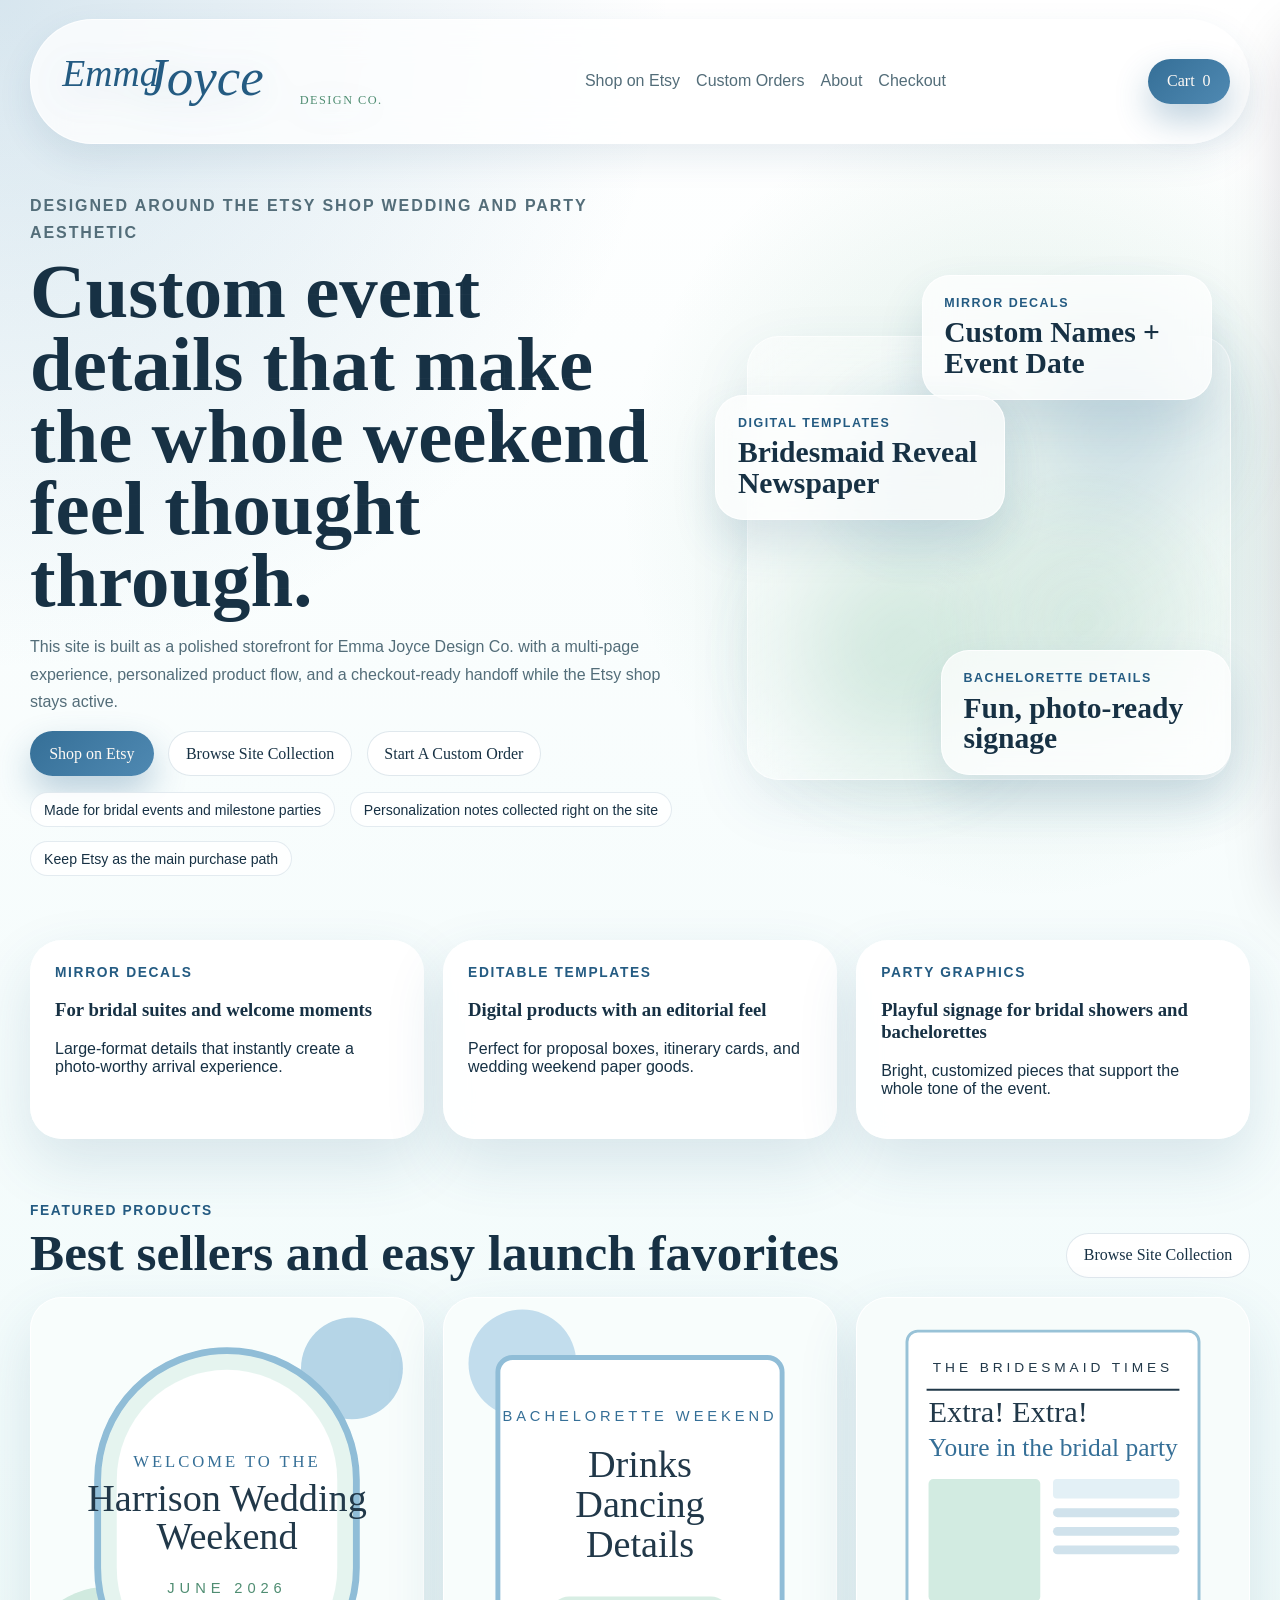
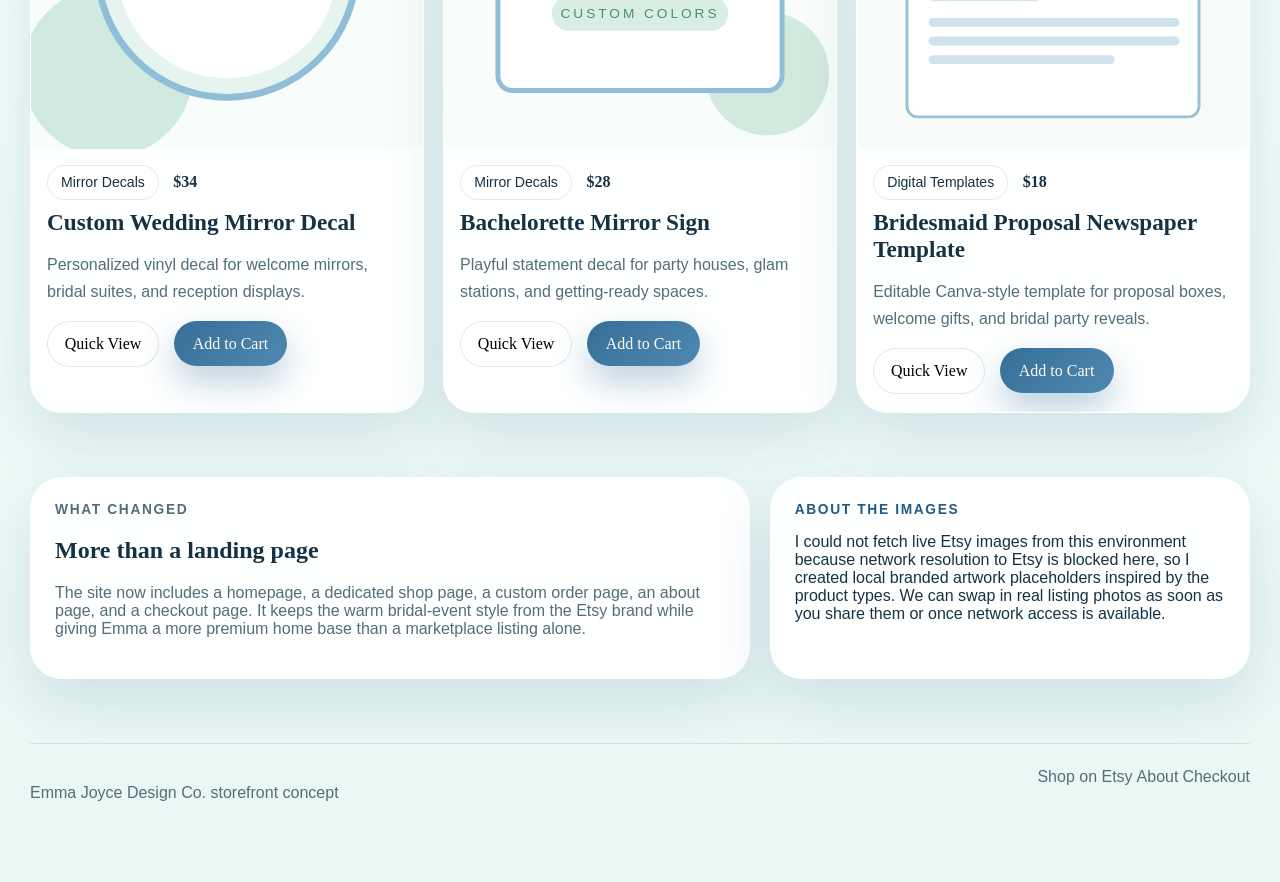
<file: index.html>
<!DOCTYPE html>
<html lang="en">
  <head>
    <meta charset="UTF-8" />
    <meta name="viewport" content="width=device-width, initial-scale=1.0" />
    <title>Emma Joyce Design Co.</title>
    <meta
      name="description"
      content="Custom wedding mirror decals, bridal party templates, and celebratory event graphics from Emma Joyce Design Co."
    />
    <link rel="stylesheet" href="styles.css" />
  </head>
  <body>
    <div class="page-shell">
      <header class="site-header">
        <a class="brand" href="index.html">
          <img class="brand-logo" src="assets/emma-joyce-logo.svg" alt="Emma Joyce Design Co." />
          <span class="sr-only">Emma Joyce Design Co.</span>
        </a>
        <nav class="site-nav">
          <a href="https://www.etsy.com/shop/EmmaJoyceDesignCo?ref=yr_purchases" target="_blank" rel="noreferrer">Shop on Etsy</a>
          <a href="custom-orders.html">Custom Orders</a>
          <a href="about.html">About</a>
          <a href="checkout.html">Checkout</a>
        </nav>
        <button class="cart-button" type="button" data-open-cart>
          Cart <span data-cart-count>0</span>
        </button>
      </header>

      <main>
        <section class="hero">
          <div class="hero-copy">
            <p class="eyebrow">Designed around the Etsy shop wedding and party aesthetic</p>
            <h1>Custom event details that make the whole weekend feel thought through.</h1>
            <p>
              This site is built as a polished storefront for Emma Joyce Design Co. with a multi-page
              experience, personalized product flow, and a checkout-ready handoff while the Etsy shop
              stays active.
            </p>
            <div class="hero-actions">
              <a class="primary-link" href="https://www.etsy.com/shop/EmmaJoyceDesignCo?ref=yr_purchases" target="_blank" rel="noreferrer">Shop on Etsy</a>
              <a class="secondary-link" href="shop.html">Browse Site Collection</a>
              <a class="secondary-link" href="custom-orders.html">Start A Custom Order</a>
            </div>
            <div class="hero-pills">
              <span class="pill">Made for bridal events and milestone parties</span>
              <span class="pill">Personalization notes collected right on the site</span>
              <span class="pill">Keep Etsy as the main purchase path</span>
            </div>
          </div>
          <div class="hero-stage editorial-stage" aria-hidden="true">
            <div class="stage-glow glow-one"></div>
            <div class="stage-glow glow-two"></div>
            <div class="stage-panel"></div>
            <article class="floating-note note-top">
              <span>Mirror Decals</span>
              <strong>Custom Names + Event Date</strong>
            </article>
            <article class="floating-note note-left">
              <span>Digital Templates</span>
              <strong>Bridesmaid Reveal Newspaper</strong>
            </article>
            <article class="floating-note note-bottom">
              <span>Bachelorette Details</span>
              <strong>Fun, photo-ready signage</strong>
            </article>
          </div>
        </section>

        <section class="intro-grid">
          <article class="intro-card">
            <p class="eyebrow">Mirror Decals</p>
            <h3>For bridal suites and welcome moments</h3>
            <p>Large-format details that instantly create a photo-worthy arrival experience.</p>
          </article>
          <article class="intro-card">
            <p class="eyebrow">Editable Templates</p>
            <h3>Digital products with an editorial feel</h3>
            <p>Perfect for proposal boxes, itinerary cards, and wedding weekend paper goods.</p>
          </article>
          <article class="intro-card">
            <p class="eyebrow">Party Graphics</p>
            <h3>Playful signage for bridal showers and bachelorettes</h3>
            <p>Bright, customized pieces that support the whole tone of the event.</p>
          </article>
        </section>

        <section>
          <div class="section-heading">
            <div>
              <p class="eyebrow">Featured Products</p>
              <h2>Best sellers and easy launch favorites</h2>
            </div>
            <a class="secondary-link" href="shop.html">Browse Site Collection</a>
          </div>
          <div class="product-grid" data-product-grid data-limit="3"></div>
        </section>

        <section class="story-grid">
          <article class="story-card">
            <p class="eyebrow">What Changed</p>
            <h2>More than a landing page</h2>
            <p>
              The site now includes a homepage, a dedicated shop page, a custom order page, an about
              page, and a checkout page. It keeps the warm bridal-event style from the Etsy brand
              while giving Emma a more premium home base than a marketplace listing alone.
            </p>
          </article>
          <article class="note-card">
            <p class="eyebrow">About The Images</p>
            <p>
              I could not fetch live Etsy images from this environment because network resolution to
              Etsy is blocked here, so I created local branded artwork placeholders inspired by the
              product types. We can swap in real listing photos as soon as you share them or once
              network access is available.
            </p>
          </article>
        </section>
      </main>

      <footer class="footer">
        <p>Emma Joyce Design Co. storefront concept</p>
        <div>
          <a href="https://www.etsy.com/shop/EmmaJoyceDesignCo?ref=yr_purchases" target="_blank" rel="noreferrer">Shop on Etsy</a>
          <a href="about.html">About</a>
          <a href="checkout.html">Checkout</a>
        </div>
      </footer>
    </div>

    <aside class="cart-drawer" id="cartDrawer" aria-hidden="true">
      <div class="cart-header">
        <div>
          <p class="eyebrow">Cart</p>
          <h2>Your Selections</h2>
        </div>
        <button id="closeCartButton" type="button">Close</button>
      </div>
      <div class="cart-items" id="cartItems"></div>
      <div class="checkout-total">
        <span>Estimated total</span>
        <strong id="cartTotal">$0</strong>
      </div>
      <a class="primary-link" href="checkout.html">Go To Checkout</a>
      <p class="cart-note">
        Current flow keeps the Etsy shop active while this site collects selections and custom
        details.
      </p>
    </aside>

    <dialog class="product-modal" id="productModal">
      <button class="modal-close" id="closeModalButton" type="button">Close</button>
      <div class="modal-layout" id="modalLayout"></div>
    </dialog>

    <script src="products-data.js"></script>
    <script src="script.js"></script>
  </body>
</html>
</file>
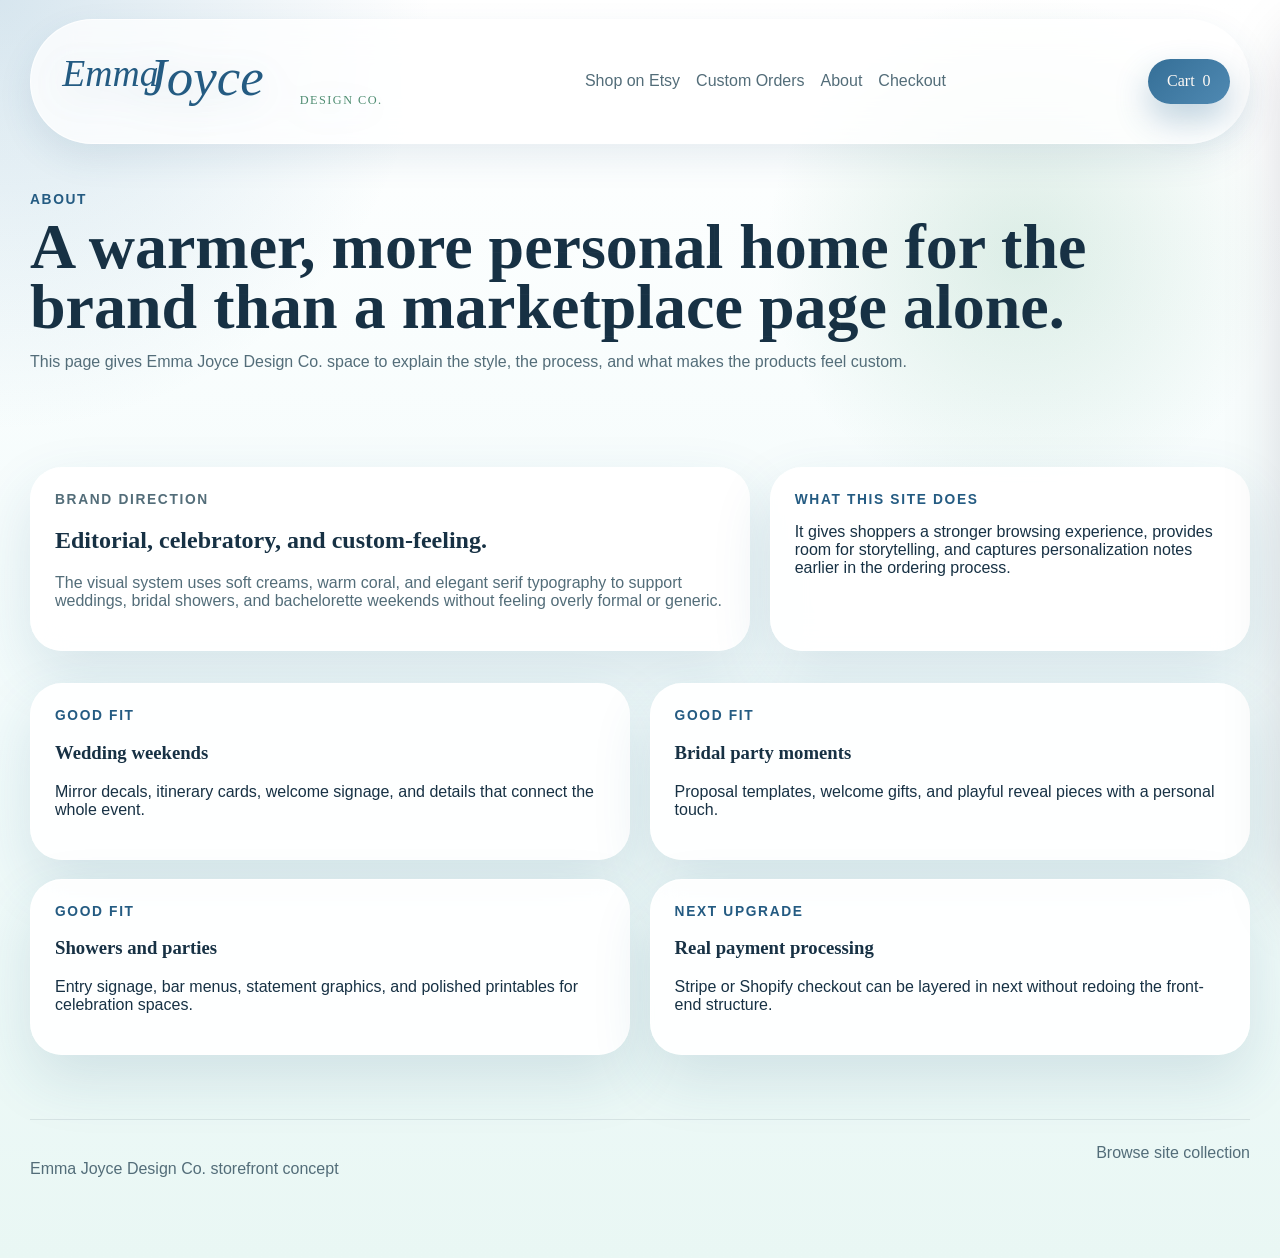
<file: about.html>
<!DOCTYPE html>
<html lang="en">
  <head>
    <meta charset="UTF-8" />
    <meta name="viewport" content="width=device-width, initial-scale=1.0" />
    <title>About | Emma Joyce Design Co.</title>
    <link rel="stylesheet" href="styles.css" />
  </head>
  <body>
    <div class="page-shell">
      <header class="site-header">
        <a class="brand" href="index.html">
          <img class="brand-logo" src="assets/emma-joyce-logo.svg" alt="Emma Joyce Design Co." />
          <span class="sr-only">Emma Joyce Design Co.</span>
        </a>
        <nav class="site-nav">
          <a href="https://www.etsy.com/shop/EmmaJoyceDesignCo?ref=yr_purchases" target="_blank" rel="noreferrer">Shop on Etsy</a>
          <a href="custom-orders.html">Custom Orders</a>
          <a href="about.html">About</a>
          <a href="checkout.html">Checkout</a>
        </nav>
        <button class="cart-button" type="button" data-open-cart>
          Cart <span data-cart-count>0</span>
        </button>
      </header>

      <main>
        <section class="page-hero">
          <p class="eyebrow">About</p>
          <h1>A warmer, more personal home for the brand than a marketplace page alone.</h1>
          <p class="muted">
            This page gives Emma Joyce Design Co. space to explain the style, the process, and what
            makes the products feel custom.
          </p>
        </section>

        <section class="story-grid">
          <article class="story-card">
            <p class="eyebrow">Brand Direction</p>
            <h2>Editorial, celebratory, and custom-feeling.</h2>
            <p>
              The visual system uses soft creams, warm coral, and elegant serif typography to support
              weddings, bridal showers, and bachelorette weekends without feeling overly formal or
              generic.
            </p>
          </article>
          <article class="note-card">
            <p class="eyebrow">What This Site Does</p>
            <p>
              It gives shoppers a stronger browsing experience, provides room for storytelling, and
              captures personalization notes earlier in the ordering process.
            </p>
          </article>
        </section>

        <section class="info-grid">
          <article class="info-panel">
            <p class="eyebrow">Good Fit</p>
            <h3>Wedding weekends</h3>
            <p>Mirror decals, itinerary cards, welcome signage, and details that connect the whole event.</p>
          </article>
          <article class="info-panel">
            <p class="eyebrow">Good Fit</p>
            <h3>Bridal party moments</h3>
            <p>Proposal templates, welcome gifts, and playful reveal pieces with a personal touch.</p>
          </article>
          <article class="info-panel">
            <p class="eyebrow">Good Fit</p>
            <h3>Showers and parties</h3>
            <p>Entry signage, bar menus, statement graphics, and polished printables for celebration spaces.</p>
          </article>
          <article class="info-panel">
            <p class="eyebrow">Next Upgrade</p>
            <h3>Real payment processing</h3>
            <p>Stripe or Shopify checkout can be layered in next without redoing the front-end structure.</p>
          </article>
        </section>
      </main>

      <footer class="footer">
        <p>Emma Joyce Design Co. storefront concept</p>
        <a href="shop.html">Browse site collection</a>
      </footer>
    </div>

    <aside class="cart-drawer" id="cartDrawer" aria-hidden="true">
      <div class="cart-header">
        <div>
          <p class="eyebrow">Cart</p>
          <h2>Your Selections</h2>
        </div>
        <button id="closeCartButton" type="button">Close</button>
      </div>
      <div class="cart-items" id="cartItems"></div>
      <div class="checkout-total">
        <span>Estimated total</span>
        <strong id="cartTotal">$0</strong>
      </div>
      <a class="primary-link" href="checkout.html">Go To Checkout</a>
    </aside>

    <script src="products-data.js"></script>
    <script src="script.js"></script>
  </body>
</html>
</file>
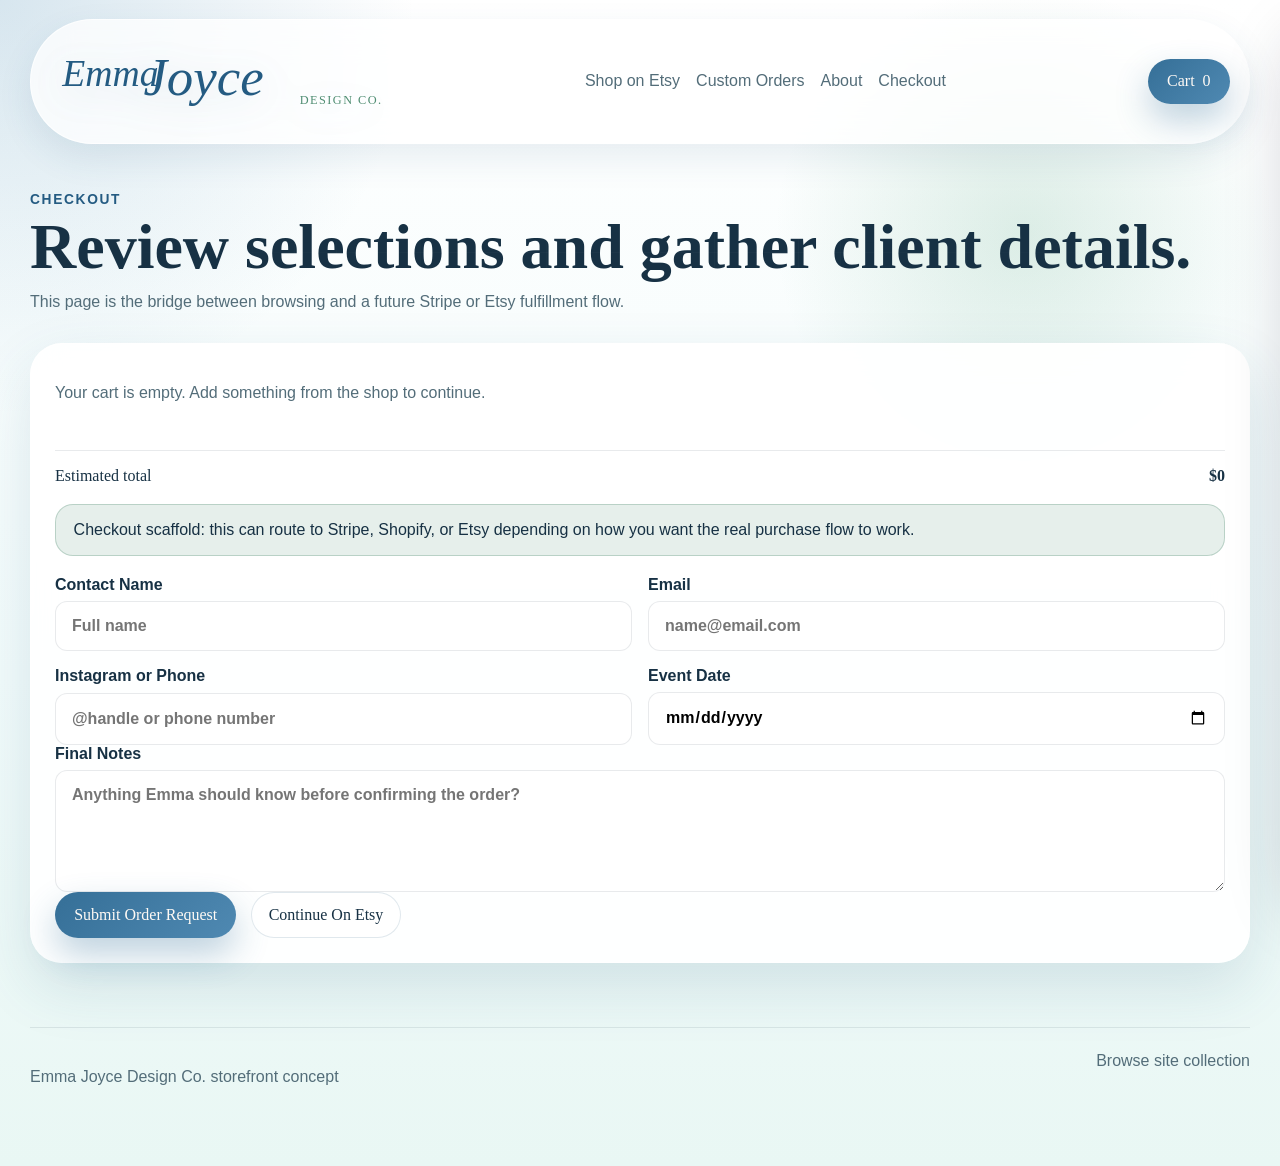
<file: checkout.html>
<!DOCTYPE html>
<html lang="en">
  <head>
    <meta charset="UTF-8" />
    <meta name="viewport" content="width=device-width, initial-scale=1.0" />
    <title>Checkout | Emma Joyce Design Co.</title>
    <link rel="stylesheet" href="styles.css" />
  </head>
  <body>
    <div class="page-shell">
      <header class="site-header">
        <a class="brand" href="index.html">
          <img class="brand-logo" src="assets/emma-joyce-logo.svg" alt="Emma Joyce Design Co." />
          <span class="sr-only">Emma Joyce Design Co.</span>
        </a>
        <nav class="site-nav">
          <a href="https://www.etsy.com/shop/EmmaJoyceDesignCo?ref=yr_purchases" target="_blank" rel="noreferrer">Shop on Etsy</a>
          <a href="custom-orders.html">Custom Orders</a>
          <a href="about.html">About</a>
          <a href="checkout.html">Checkout</a>
        </nav>
        <button class="cart-button" type="button" data-open-cart>
          Cart <span data-cart-count>0</span>
        </button>
      </header>

      <main>
        <section class="page-hero">
          <p class="eyebrow">Checkout</p>
          <h1>Review selections and gather client details.</h1>
          <p class="muted">
            This page is the bridge between browsing and a future Stripe or Etsy fulfillment flow.
          </p>
        </section>

        <section class="checkout-shell">
          <div class="checkout-summary">
            <p id="checkoutEmpty" class="empty-state">Your cart is empty. Add something from the shop to continue.</p>
            <div id="checkoutItems"></div>
            <div class="checkout-total">
              <span>Estimated total</span>
              <strong id="checkoutTotal">$0</strong>
            </div>
          </div>

          <div class="notice">
            Checkout scaffold: this can route to Stripe, Shopify, or Etsy depending on how you want the
            real purchase flow to work.
          </div>

          <form data-checkout-form>
            <div class="form-grid">
              <label>
                Contact Name
                <input type="text" placeholder="Full name" required />
              </label>
              <label>
                Email
                <input type="email" placeholder="name@email.com" required />
              </label>
              <label>
                Instagram or Phone
                <input type="text" placeholder="@handle or phone number" />
              </label>
              <label>
                Event Date
                <input type="date" />
              </label>
            </div>
            <label>
              Final Notes
              <textarea rows="5" placeholder="Anything Emma should know before confirming the order?"></textarea>
            </label>
            <div class="hero-actions">
              <button class="primary-link" type="submit">Submit Order Request</button>
              <a class="secondary-link" href="https://www.etsy.com/shop/EmmaJoyceDesignCo?ref=yr_purchases" target="_blank" rel="noreferrer">Continue On Etsy</a>
            </div>
          </form>

          <div class="notice" id="checkoutConfirmation" hidden>
            Request captured in the interface. The next step would be wiring this button to Stripe or a
            backend order endpoint.
          </div>
        </section>
      </main>

      <footer class="footer">
        <p>Emma Joyce Design Co. storefront concept</p>
        <a href="shop.html">Browse site collection</a>
      </footer>
    </div>

    <aside class="cart-drawer" id="cartDrawer" aria-hidden="true">
      <div class="cart-header">
        <div>
          <p class="eyebrow">Cart</p>
          <h2>Your Selections</h2>
        </div>
        <button id="closeCartButton" type="button">Close</button>
      </div>
      <div class="cart-items" id="cartItems"></div>
      <div class="checkout-total">
        <span>Estimated total</span>
        <strong id="cartTotal">$0</strong>
      </div>
    </aside>

    <script src="products-data.js"></script>
    <script src="script.js"></script>
  </body>
</html>
</file>
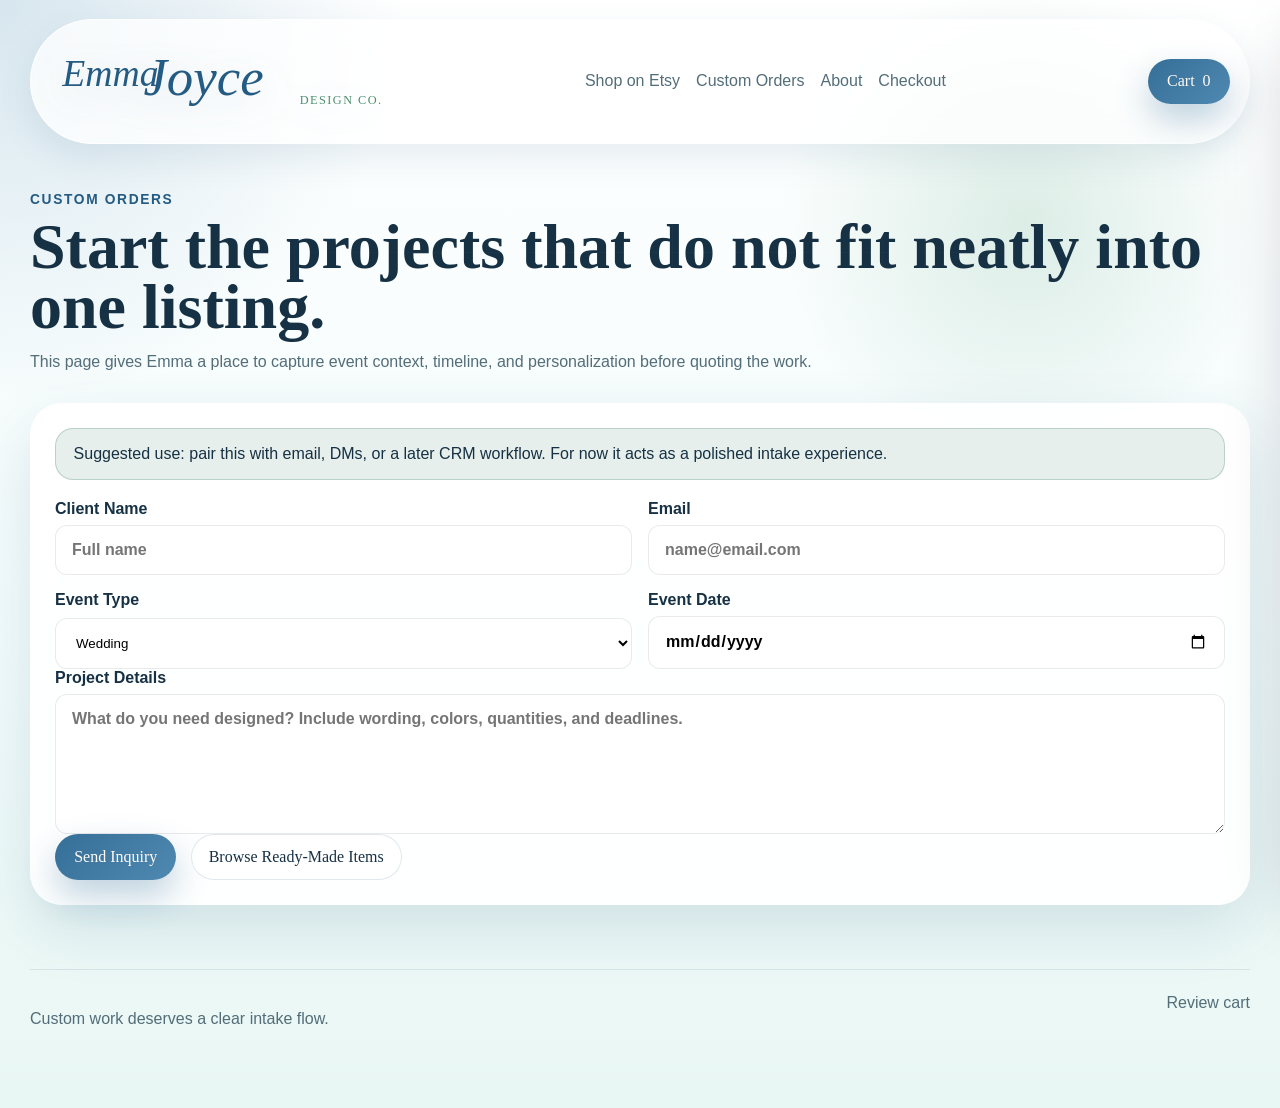
<file: custom-orders.html>
<!DOCTYPE html>
<html lang="en">
  <head>
    <meta charset="UTF-8" />
    <meta name="viewport" content="width=device-width, initial-scale=1.0" />
    <title>Custom Orders | Emma Joyce Design Co.</title>
    <link rel="stylesheet" href="styles.css" />
  </head>
  <body>
    <div class="page-shell">
      <header class="site-header">
        <a class="brand" href="index.html">
          <img class="brand-logo" src="assets/emma-joyce-logo.svg" alt="Emma Joyce Design Co." />
          <span class="sr-only">Emma Joyce Design Co.</span>
        </a>
        <nav class="site-nav">
          <a href="https://www.etsy.com/shop/EmmaJoyceDesignCo?ref=yr_purchases" target="_blank" rel="noreferrer">Shop on Etsy</a>
          <a href="custom-orders.html">Custom Orders</a>
          <a href="about.html">About</a>
          <a href="checkout.html">Checkout</a>
        </nav>
        <button class="cart-button" type="button" data-open-cart>
          Cart <span data-cart-count>0</span>
        </button>
      </header>

      <main>
        <section class="page-hero">
          <p class="eyebrow">Custom Orders</p>
          <h1>Start the projects that do not fit neatly into one listing.</h1>
          <p class="muted">
            This page gives Emma a place to capture event context, timeline, and personalization before
            quoting the work.
          </p>
        </section>

        <section class="checkout-shell">
          <div class="notice">
            Suggested use: pair this with email, DMs, or a later CRM workflow. For now it acts as a
            polished intake experience.
          </div>
          <form data-checkout-form>
            <div class="form-grid">
              <label>
                Client Name
                <input type="text" placeholder="Full name" required />
              </label>
              <label>
                Email
                <input type="email" placeholder="name@email.com" required />
              </label>
              <label>
                Event Type
                <select>
                  <option>Wedding</option>
                  <option>Bachelorette</option>
                  <option>Bridal Shower</option>
                  <option>Other Celebration</option>
                </select>
              </label>
              <label>
                Event Date
                <input type="date" />
              </label>
            </div>
            <label>
              Project Details
              <textarea rows="6" placeholder="What do you need designed? Include wording, colors, quantities, and deadlines."></textarea>
            </label>
            <div class="hero-actions">
              <button class="primary-link" type="submit">Send Inquiry</button>
              <a class="secondary-link" href="shop.html">Browse Ready-Made Items</a>
            </div>
          </form>
          <div class="notice" id="checkoutConfirmation" hidden>
            Inquiry captured in the interface. The next production step would be connecting this form to
            email, Airtable, or a backend endpoint.
          </div>
        </section>
      </main>

      <footer class="footer">
        <p>Custom work deserves a clear intake flow.</p>
        <a href="checkout.html">Review cart</a>
      </footer>
    </div>

    <aside class="cart-drawer" id="cartDrawer" aria-hidden="true">
      <div class="cart-header">
        <div>
          <p class="eyebrow">Cart</p>
          <h2>Your Selections</h2>
        </div>
        <button id="closeCartButton" type="button">Close</button>
      </div>
      <div class="cart-items" id="cartItems"></div>
      <div class="checkout-total">
        <span>Estimated total</span>
        <strong id="cartTotal">$0</strong>
      </div>
      <a class="primary-link" href="checkout.html">Go To Checkout</a>
    </aside>

    <script src="products-data.js"></script>
    <script src="script.js"></script>
  </body>
</html>
</file>
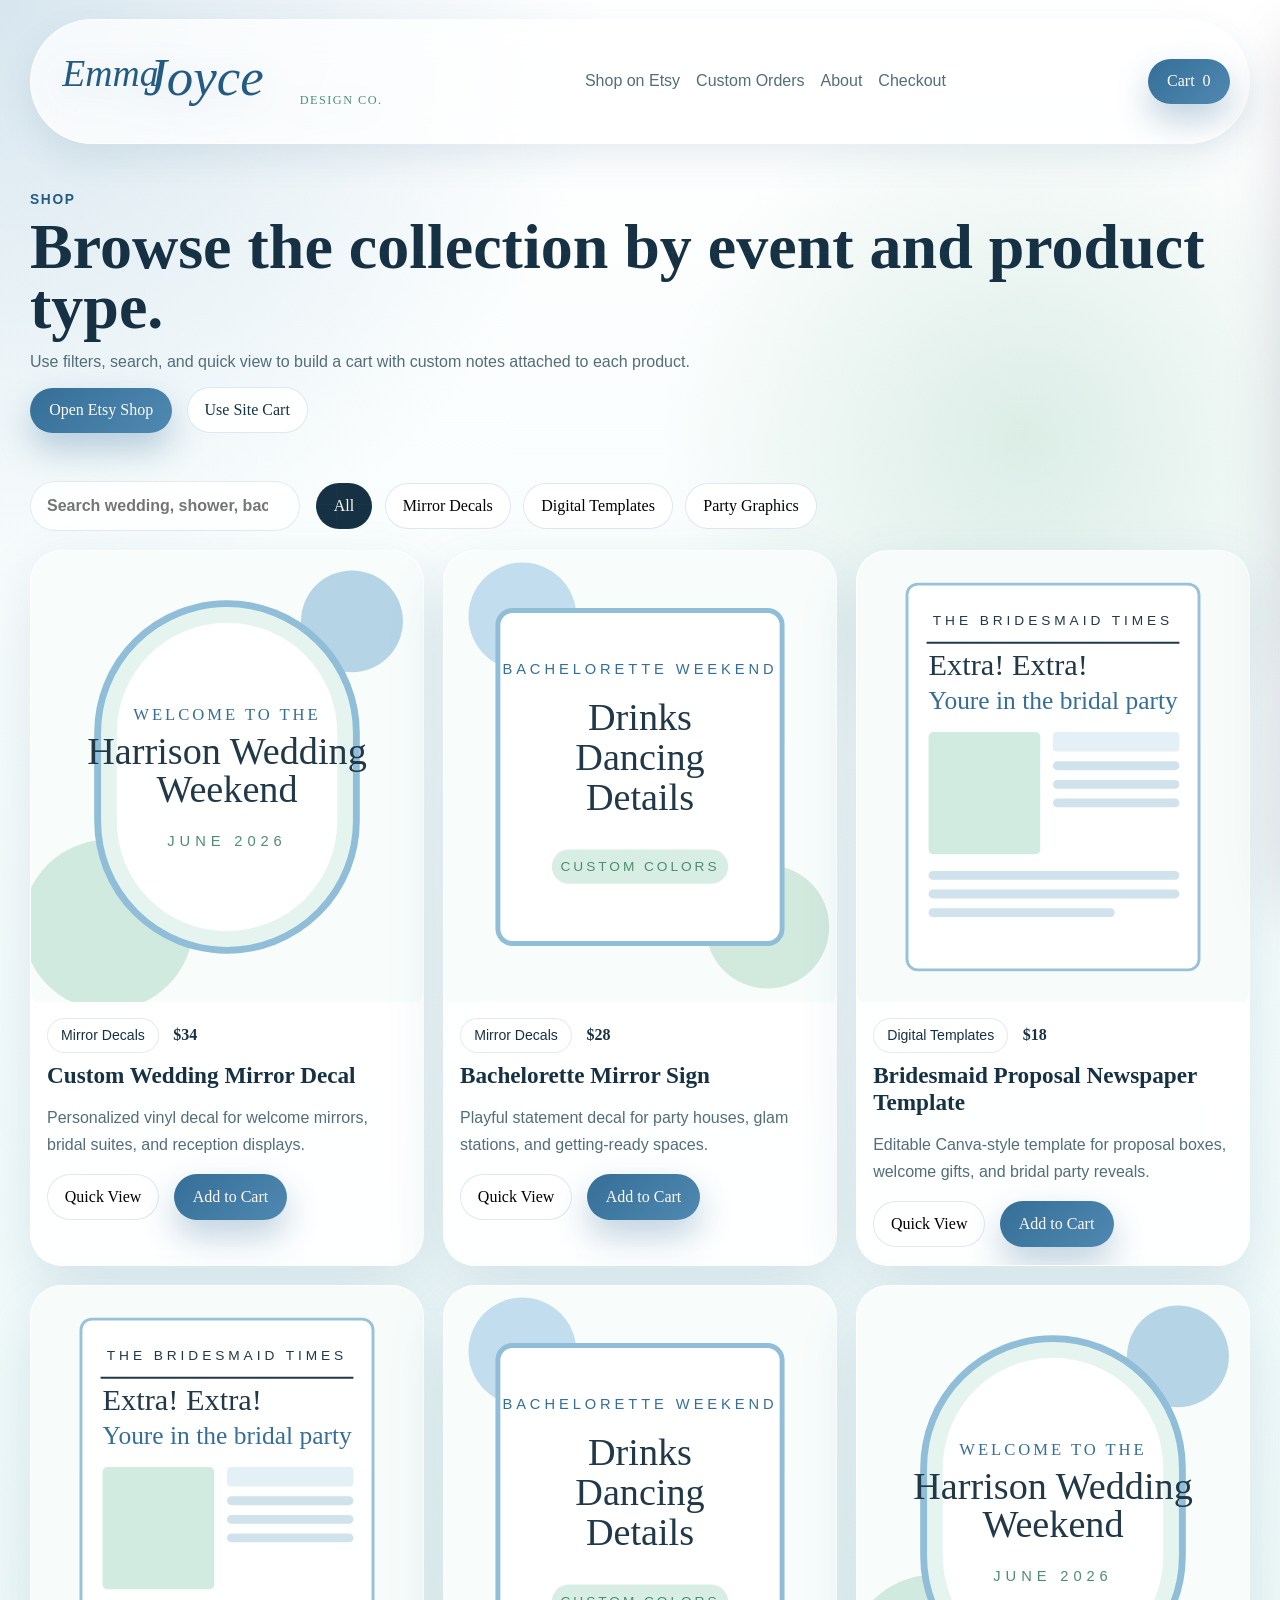
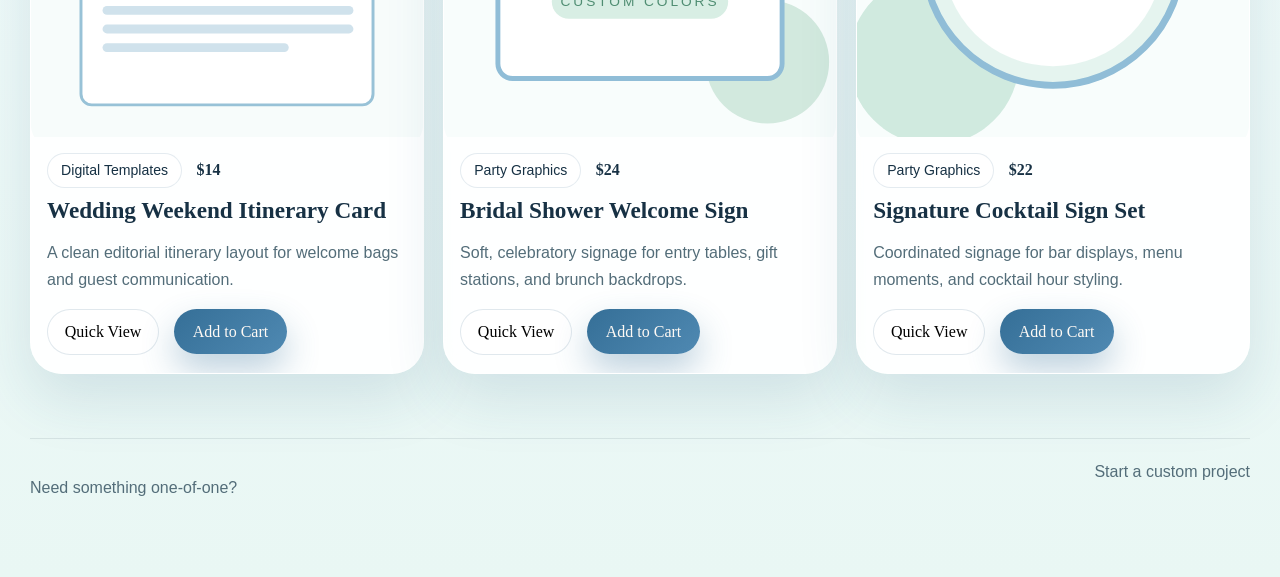
<file: shop.html>
<!DOCTYPE html>
<html lang="en">
  <head>
    <meta charset="UTF-8" />
    <meta name="viewport" content="width=device-width, initial-scale=1.0" />
    <title>Shop | Emma Joyce Design Co.</title>
    <link rel="stylesheet" href="styles.css" />
  </head>
  <body>
    <div class="page-shell">
      <header class="site-header">
        <a class="brand" href="index.html">
          <img class="brand-logo" src="assets/emma-joyce-logo.svg" alt="Emma Joyce Design Co." />
          <span class="sr-only">Emma Joyce Design Co.</span>
        </a>
        <nav class="site-nav">
          <a href="https://www.etsy.com/shop/EmmaJoyceDesignCo?ref=yr_purchases" target="_blank" rel="noreferrer">Shop on Etsy</a>
          <a href="custom-orders.html">Custom Orders</a>
          <a href="about.html">About</a>
          <a href="checkout.html">Checkout</a>
        </nav>
        <button class="cart-button" type="button" data-open-cart>
          Cart <span data-cart-count>0</span>
        </button>
      </header>

      <main>
        <section class="page-hero">
          <p class="eyebrow">Shop</p>
          <h1>Browse the collection by event and product type.</h1>
          <p class="muted">
            Use filters, search, and quick view to build a cart with custom notes attached to each
            product.
          </p>
          <div class="hero-actions">
            <a class="primary-link" href="https://www.etsy.com/shop/EmmaJoyceDesignCo?ref=yr_purchases" target="_blank" rel="noreferrer">Open Etsy Shop</a>
            <a class="secondary-link" href="checkout.html">Use Site Cart</a>
          </div>
        </section>
        <section>
          <div class="section-heading">
            <div class="shop-tools">
              <label>
                <span class="sr-only">Search products</span>
                <input
                  id="searchInput"
                  class="search-input"
                  type="search"
                  placeholder="Search wedding, shower, bachelorette, or product name"
                />
              </label>
              <div class="filter-row" id="filterRow"></div>
            </div>
          </div>
          <div class="product-grid" id="shopGrid"></div>
        </section>
      </main>

      <footer class="footer">
        <p>Need something one-of-one?</p>
        <a href="custom-orders.html">Start a custom project</a>
      </footer>
    </div>

    <aside class="cart-drawer" id="cartDrawer" aria-hidden="true">
      <div class="cart-header">
        <div>
          <p class="eyebrow">Cart</p>
          <h2>Your Selections</h2>
        </div>
        <button id="closeCartButton" type="button">Close</button>
      </div>
      <div class="cart-items" id="cartItems"></div>
      <div class="checkout-total">
        <span>Estimated total</span>
        <strong id="cartTotal">$0</strong>
      </div>
      <a class="primary-link" href="checkout.html">Go To Checkout</a>
    </aside>

    <dialog class="product-modal" id="productModal">
      <button class="modal-close" id="closeModalButton" type="button">Close</button>
      <div class="modal-layout" id="modalLayout"></div>
    </dialog>

    <script src="products-data.js"></script>
    <script src="script.js"></script>
  </body>
</html>
</file>
<file: styles.css>
:root {
  --bg: #f2fbfb;
  --surface: rgba(255, 255, 255, 0.92);
  --surface-strong: #ffffff;
  --ink: #173144;
  --muted: #536d79;
  --accent: #356f97;
  --accent-deep: #245b82;
  --gold: #4f8d72;
  --sand: #d7ece7;
  --line: rgba(33, 56, 73, 0.1);
  --shadow: 0 24px 60px rgba(35, 91, 130, 0.14);
  --radius-xl: 32px;
  --radius-lg: 24px;
  --radius-md: 18px;
  --radius-sm: 12px;
  --max-width: 1220px;
}
* { box-sizing: border-box; }
html { scroll-behavior: smooth; }
body {
  margin: 0;
  min-height: 100vh;
  font-family: Georgia, 'Times New Roman', serif;
  color: var(--ink);
  background:
    radial-gradient(circle at top left, rgba(88, 150, 187, 0.24), transparent 24%),
    radial-gradient(circle at 80% 20%, rgba(96, 171, 136, 0.2), transparent 18%),
    linear-gradient(180deg, #ffffff 0%, var(--bg) 58%, #e9f7f4 100%);
}
a, button, input, textarea { font: inherit; }
button { border: 0; cursor: pointer; }
a { color: inherit; text-decoration: none; }
img { display: block; max-width: 100%; }
body::before {
  content: '';
  position: fixed;
  inset: 0;
  pointer-events: none;
  opacity: 0.18;
  background-image: linear-gradient(rgba(255,255,255,.14) 1px, transparent 1px), linear-gradient(90deg, rgba(255,255,255,.12) 1px, transparent 1px);
  background-size: 42px 42px;
  mask-image: radial-gradient(circle at center, black 30%, transparent 84%);
}
.page-shell { width: min(calc(100% - 2rem), var(--max-width)); margin: 0 auto; padding: 1.2rem 0 4rem; }
.site-header {
  position: sticky;
  top: 1rem;
  z-index: 20;
  display: flex;
  justify-content: space-between;
  align-items: center;
  gap: 1rem;
  padding: 1rem 1.2rem;
  margin-bottom: 1.5rem;
  border: 1px solid rgba(255,255,255,.72);
  border-radius: 999px;
  background: rgba(255, 255, 255, 0.76);
  backdrop-filter: blur(18px);
  box-shadow: 0 14px 34px rgba(35, 91, 130, .1);
}
.brand { display: inline-flex; align-items: center; gap: .9rem; min-width: 0; }
.brand-logo {
  display: block;
  width: clamp(200px, 26vw, 360px);
  height: auto;
  filter: drop-shadow(0 8px 18px rgba(53, 111, 151, 0.16));
}
.brand strong, h1, h2, h3 { font-weight: 600; }
.brand strong { display: block; font-size: 1.2rem; }
.brand small, p, li, input, textarea { font-family: 'Trebuchet MS', Arial, sans-serif; }
.brand small, .muted, .hero-copy p, .intro p, .story-card p, .cart-note, .product-card p, .checkout-item p, .empty-state { color: var(--muted); }
.site-nav { display: inline-flex; gap: 1rem; }
.site-nav a { color: var(--muted); font-family: 'Trebuchet MS', Arial, sans-serif; }
.primary-link, .secondary-link, .cart-button, #closeCartButton, .modal-close, .filter-chip, .text-button {
  display: inline-flex;
  align-items: center;
  justify-content: center;
  gap: .5rem;
  border-radius: 999px;
  transition: transform 180ms ease, box-shadow 180ms ease, background-color 180ms ease;
}
.primary-link, .cart-button {
  padding: .85rem 1.2rem;
  background: linear-gradient(135deg, var(--accent) 0%, #4f89b2 100%);
  color: #fffaf5;
  box-shadow: 0 16px 34px rgba(53, 111, 151, 0.32);
}
.secondary-link, #closeCartButton, .modal-close, .filter-chip {
  padding: .8rem 1.05rem;
  background: rgba(255,255,255,.92);
  border: 1px solid rgba(36, 91, 130, 0.14);
}
.text-button { background: transparent; padding: 0; color: var(--accent-deep); }
.hero {
  display: grid;
  grid-template-columns: 1.1fr .9fr;
  gap: 2rem;
  align-items: center;
  padding: 1.5rem 0 3rem;
}
.eyebrow {
  margin: 0 0 .65rem;
  color: var(--accent-deep);
  font-size: .86rem;
  font-family: 'Trebuchet MS', Arial, sans-serif;
  font-weight: 700;
  text-transform: uppercase;
  letter-spacing: .12em;
}
h1 { margin: 0; font-size: clamp(3rem, 6vw, 5.4rem); line-height: .94; }
.hero-copy p { line-height: 1.7; font-size: 1rem; }
.hero-actions, .product-actions, .product-meta, .tag-row, .cart-header, .checkout-total, .hero-pills { display: flex; align-items: center; gap: .9rem; }
.hero-actions, .tag-row, .hero-pills { flex-wrap: wrap; }
.hero-pills { margin-top: 1rem; }
.pill {
  padding: .52rem .82rem;
  border-radius: 999px;
  background: rgba(255,255,255,.86);
  border: 1px solid rgba(36, 91, 130, .12);
  font-family: 'Trebuchet MS', Arial, sans-serif;
  font-size: .88rem;
}
.hero-stage {
  display: grid;
  gap: 1rem;
  grid-template-columns: repeat(2, minmax(0, 1fr));
}
.editorial-stage {
  position: relative;
  display: block;
  min-height: 540px;
}
.stage-panel {
  position: absolute;
  inset: 4.5rem 1.2rem 1.5rem 2rem;
  border-radius: 32px;
  border: 1px solid rgba(255,255,255,.65);
  background:
    linear-gradient(145deg, rgba(255,255,255,.4), rgba(255,255,255,.12)),
    radial-gradient(circle at 35% 30%, rgba(79, 137, 178, 0.22), transparent 28%),
    radial-gradient(circle at 70% 65%, rgba(99, 168, 139, 0.2), transparent 36%);
  backdrop-filter: blur(18px);
  box-shadow: 0 22px 60px rgba(35, 91, 130, 0.1);
}
.stage-glow {
  position: absolute;
  border-radius: 999px;
  filter: blur(34px);
  opacity: .7;
  animation: glowFloat 9s ease-in-out infinite;
}
.glow-one {
  width: 260px;
  height: 260px;
  right: 0;
  top: 2rem;
  background: radial-gradient(circle, rgba(79, 137, 178, 0.54) 0%, rgba(79, 137, 178, 0) 72%);
}
.glow-two {
  width: 300px;
  height: 300px;
  left: 2rem;
  bottom: 0;
  background: radial-gradient(circle, rgba(111, 182, 149, 0.58) 0%, rgba(111, 182, 149, 0) 72%);
  animation-delay: 1.8s;
}
.floating-note {
  position: absolute;
  width: min(100%, 290px);
  padding: 1.25rem 1.35rem;
  border-radius: 28px;
  background: rgba(255, 255, 255, 0.72);
  border: 1px solid rgba(255, 255, 255, 0.82);
  box-shadow: 0 22px 46px rgba(35, 91, 130, 0.14);
  backdrop-filter: blur(18px);
  animation: drift 7s ease-in-out infinite;
}
.floating-note span {
  display: block;
  margin-bottom: .45rem;
  color: var(--accent-deep);
  font-size: .78rem;
  font-family: 'Trebuchet MS', Arial, sans-serif;
  font-weight: 700;
  letter-spacing: .12em;
  text-transform: uppercase;
}
.floating-note strong {
  display: block;
  font-size: 1.85rem;
  line-height: 1.04;
}
.note-top {
  top: .7rem;
  right: 2.4rem;
}
.note-left {
  top: 8.2rem;
  left: 0;
  animation-delay: .9s;
}
.note-bottom {
  right: 1.2rem;
  bottom: 1.8rem;
  animation-delay: 1.7s;
}
.stage-card, .intro-card, .story-card, .note-card, .product-card, .info-panel, .checkout-shell, .product-modal {
  border-radius: var(--radius-xl);
  border: 1px solid rgba(255,255,255,.82);
  background: var(--surface);
  box-shadow: var(--shadow);
  backdrop-filter: blur(16px);
}
.stage-card { overflow: hidden; }
.stage-card img { aspect-ratio: 4 / 4.8; object-fit: cover; width: 100%; }
.intro-grid, .product-grid, .story-grid, .info-grid { display: grid; gap: 1.2rem; }
.intro-grid { grid-template-columns: repeat(3, 1fr); margin: 1rem 0 4rem; }
.intro-card, .story-card, .note-card, .info-panel { padding: 1.5rem; }
.section-heading {
  display: flex;
  align-items: end;
  justify-content: space-between;
  gap: 1.5rem;
  margin: 2rem 0 1.2rem;
}
.section-heading h2, .modal-copy h2 { margin: 0; font-size: clamp(2rem, 4vw, 3.3rem); line-height: .98; }
.product-grid { grid-template-columns: repeat(3, minmax(0, 1fr)); }
.product-card { overflow: hidden; }
.product-image { width: 100%; aspect-ratio: 4 / 4.6; object-fit: cover; background: #fff; }
.product-content { padding: 1rem 1rem 1.15rem; }
.product-card h3 { margin: .6rem 0 .45rem; font-size: 1.45rem; }
.product-card p { line-height: 1.65; }
.shop-tools { display: flex; align-items: center; gap: 1rem; flex-wrap: wrap; }
.search-input {
  min-width: 270px;
  padding: .95rem 1rem;
  border: 1px solid var(--line);
  border-radius: 999px;
  background: rgba(255,255,255,.84);
}
.filter-row { display: flex; gap: .8rem; flex-wrap: wrap; }
.filter-chip.active { background: var(--ink); color: #fff9f3; }
.story-grid { grid-template-columns: 1.2fr .8fr; margin-top: 4rem; }
.info-grid { grid-template-columns: repeat(2, minmax(0, 1fr)); margin-top: 2rem; }
.page-hero { padding: 1.5rem 0 1rem; }
.page-hero h1 { font-size: clamp(2.8rem, 5vw, 4.8rem); }
.cart-drawer {
  position: fixed;
  top: 1rem;
  right: 1rem;
  width: min(420px, calc(100% - 2rem));
  height: calc(100vh - 2rem);
  padding: 1.2rem;
  border-radius: 28px;
  border: 1px solid rgba(255,255,255,.86);
  background: rgba(247, 249, 247, .95);
  box-shadow: 0 24px 70px rgba(27,15,43,.22);
  transform: translateX(calc(100% + 2rem));
  transition: transform 220ms ease;
  display: flex;
  flex-direction: column;
  z-index: 40;
}
.cart-drawer.open { transform: translateX(0); }
.cart-items { flex: 1; overflow: auto; display: grid; gap: .8rem; margin: 1rem 0; }
.cart-item, .checkout-item {
  padding: 1rem;
  border-radius: var(--radius-md);
  background: rgba(255,255,255,.84);
  border: 1px solid rgba(31,23,48,.08);
}
.cart-item-top, .checkout-item { display: flex; justify-content: space-between; gap: 1rem; }
.cart-item p, .checkout-item p { margin: .5rem 0; font-family: 'Trebuchet MS', Arial, sans-serif; }
.checkout-shell { padding: 1.5rem; display: grid; gap: 1.2rem; }
.checkout-item img { width: 88px; height: 104px; border-radius: 18px; object-fit: cover; }
.checkout-summary { display: grid; gap: 1rem; }
.checkout-total { justify-content: space-between; padding-top: 1rem; border-top: 1px solid var(--line); }
.form-grid { display: grid; gap: 1rem; grid-template-columns: repeat(2, minmax(0, 1fr)); }
label { display: grid; gap: .45rem; font-family: 'Trebuchet MS', Arial, sans-serif; font-weight: 600; }
input, textarea, select {
  width: 100%;
  padding: .95rem 1rem;
  border: 1px solid var(--line);
  border-radius: var(--radius-sm);
  background: rgba(255,255,255,.84);
}
.notice {
  padding: 1rem 1.1rem;
  border-radius: var(--radius-md);
  background: rgba(79, 141, 114, .14);
  border: 1px solid rgba(79, 141, 114, .3);
  font-family: 'Trebuchet MS', Arial, sans-serif;
}
.product-modal { width: min(920px, calc(100% - 2rem)); max-width: 920px; padding: 1.2rem; border: 0; }
.product-modal::backdrop { background: rgba(18,10,28,.5); backdrop-filter: blur(6px); }
.modal-layout { display: grid; grid-template-columns: 1fr 1fr; gap: 1.3rem; }
.modal-image { width: 100%; border-radius: 24px; }
.modal-copy { display: flex; flex-direction: column; gap: 1rem; }
.footer { display: flex; justify-content: space-between; gap: 1rem; margin-top: 4rem; padding: 1.5rem 0 0; border-top: 1px solid var(--line); }
.footer p, .footer a { font-family: 'Trebuchet MS', Arial, sans-serif; color: var(--muted); }
.sr-only {
  position: absolute;
  width: 1px;
  height: 1px;
  padding: 0;
  margin: -1px;
  overflow: hidden;
  clip: rect(0, 0, 0, 0);
  white-space: nowrap;
  border: 0;
}
@keyframes drift {
  0%, 100% { transform: translateY(0); }
  50% { transform: translateY(-10px); }
}
@keyframes glowFloat {
  0%, 100% { transform: translate3d(0, 0, 0) scale(1); }
  50% { transform: translate3d(0, -12px, 0) scale(1.05); }
}
@media (max-width: 1040px) {
  .site-header, .section-heading, .hero, .story-grid, .modal-layout, .info-grid { display: grid; grid-template-columns: 1fr; }
  .intro-grid, .product-grid { grid-template-columns: repeat(2, minmax(0, 1fr)); }
  .brand-logo { width: min(320px, 100%); }
  .editorial-stage { min-height: 500px; }
}
@media (max-width: 720px) {
  .page-shell { width: min(calc(100% - 1rem), var(--max-width)); padding-top: .7rem; }
  .site-nav { display: none; }
  .site-header { border-radius: 28px; }
  .intro-grid, .product-grid, .story-grid, .info-grid, .form-grid, .hero-stage { grid-template-columns: 1fr; }
  .cart-drawer { top: auto; bottom: .5rem; right: .5rem; width: calc(100% - 1rem); height: calc(100vh - 1rem); }
  .footer { display: grid; }
  .brand-logo { width: min(250px, 100%); }
  .editorial-stage { min-height: 460px; }
  .stage-panel { inset: 4rem .4rem .5rem .4rem; }
  .floating-note { width: 220px; padding: 1rem 1.05rem; }
  .floating-note strong { font-size: 1.45rem; }
  .note-top { right: .4rem; }
  .note-left { left: .2rem; }
  .note-bottom { right: .3rem; bottom: .8rem; }
}
</file>
